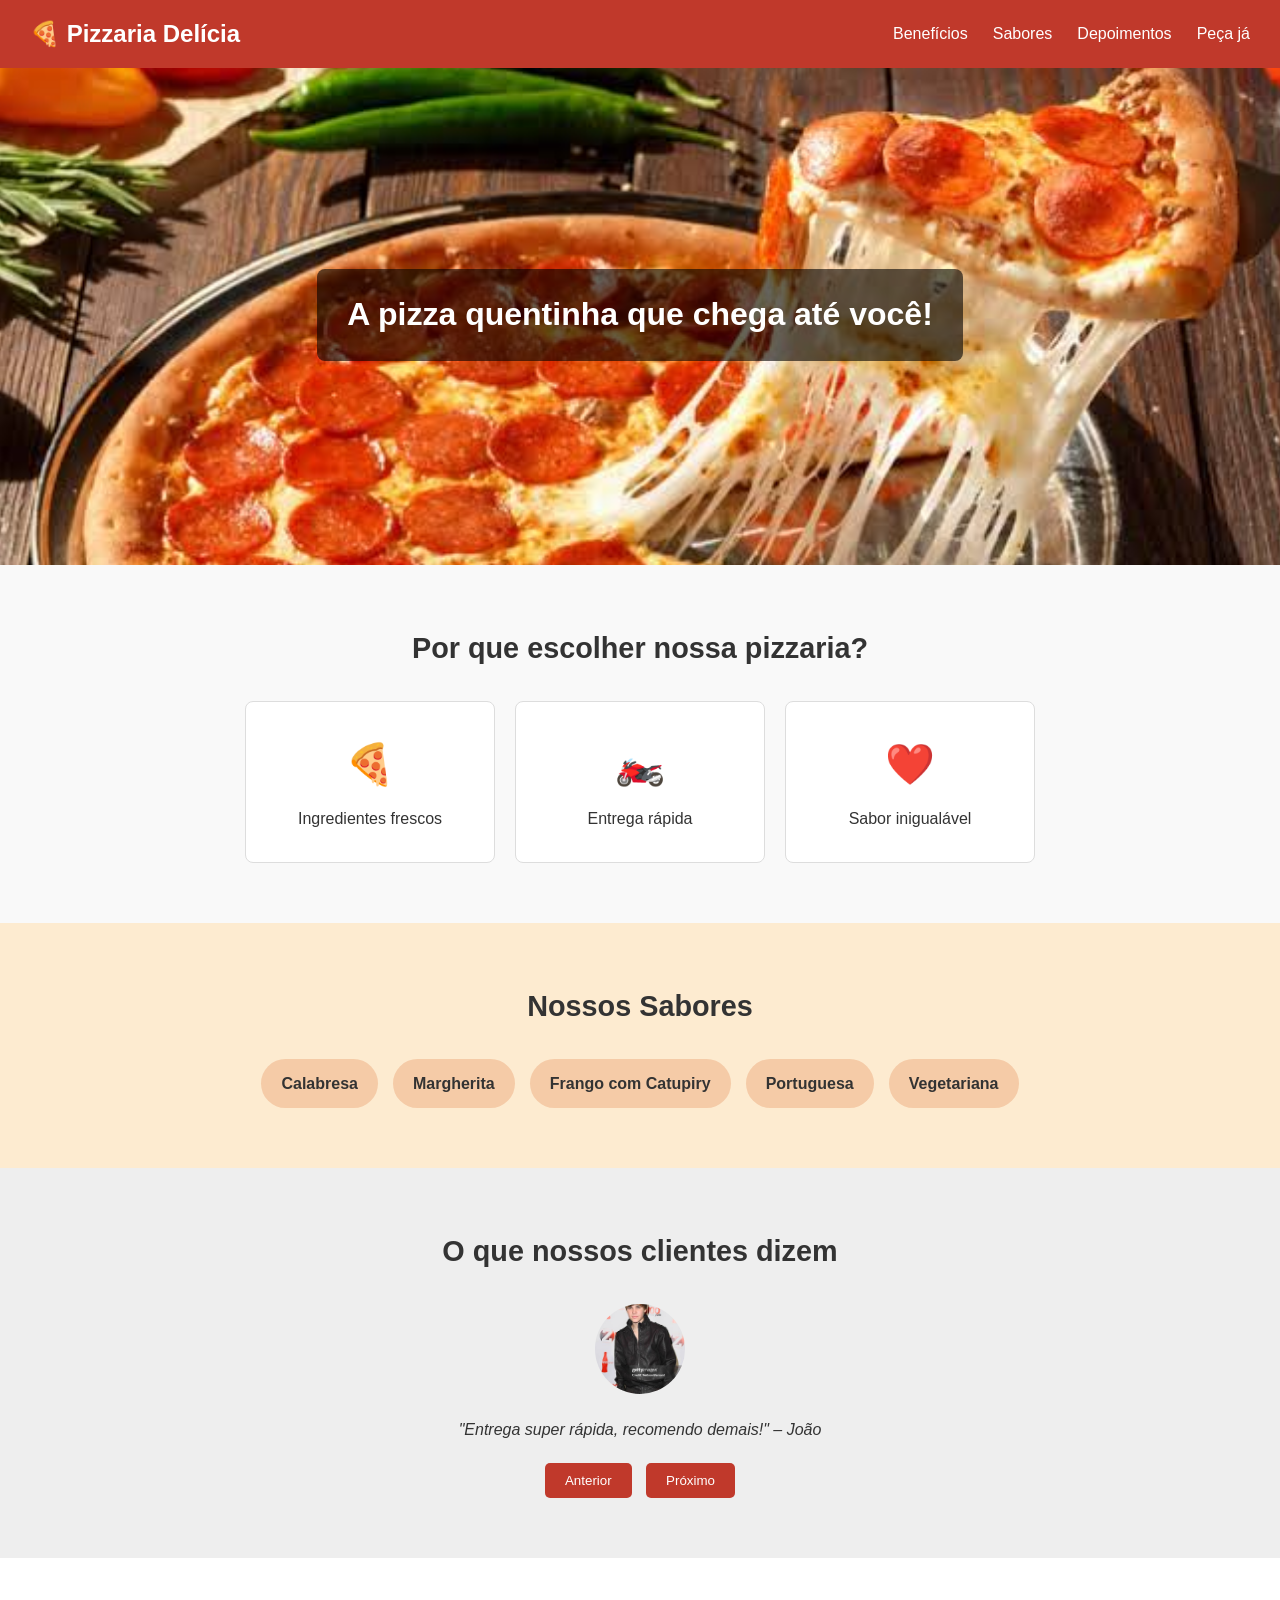
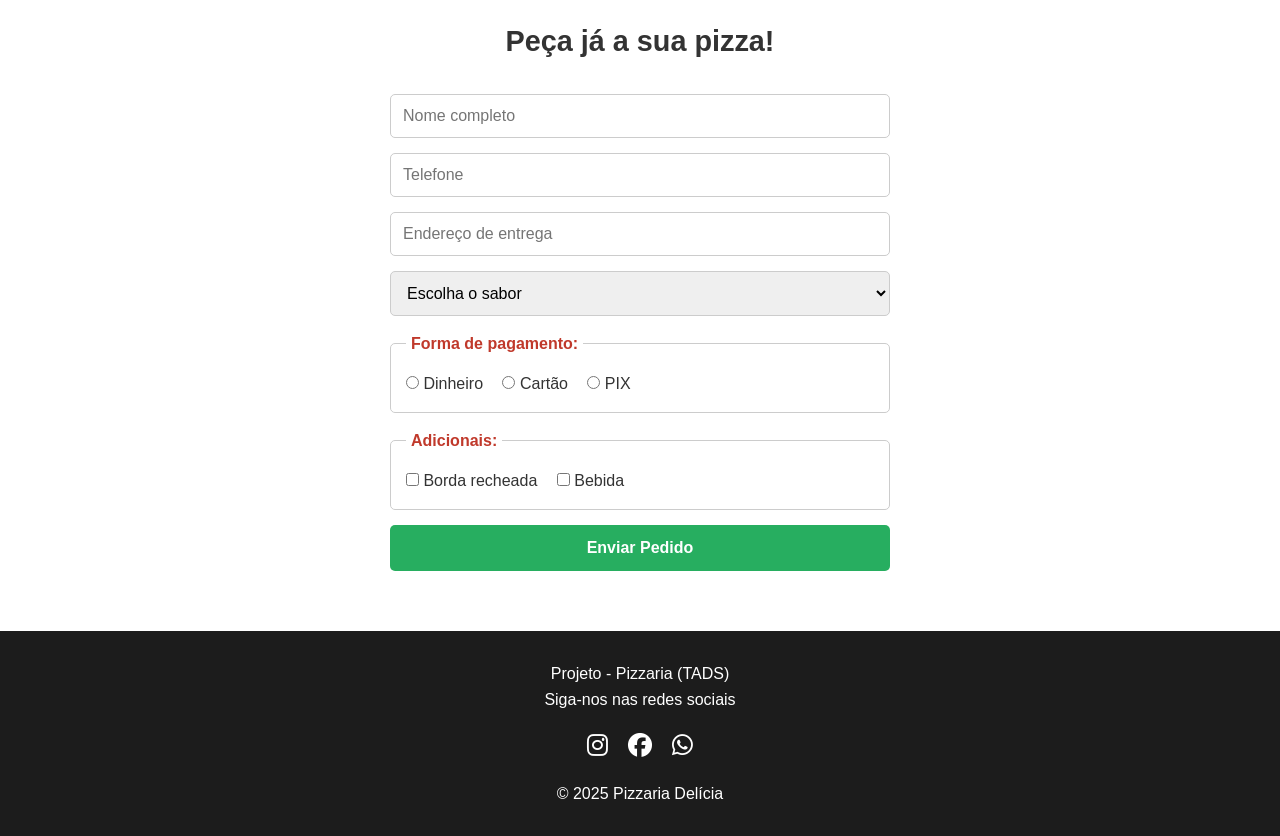
<file: index.html>
<!DOCTYPE html>
<html lang="pt-br">
<head>
    <meta charset="UTF-8">
    <meta name="viewport" content="width=device-width, initial-scale=1.0">
    <title>Pizzaria Delícia</title>
    <link rel="stylesheet" href="style.css">
    <link rel="stylesheet" href="https://cdnjs.cloudflare.com/ajax/libs/font-awesome/6.5.1/css/all.min.css">
</head>
<body>

    <header>
        <div class="logo">🍕 Pizzaria Delícia</div>
        <nav>
            <ul>
                <li><a href="#beneficios">Benefícios</a></li>
                <li><a href="#sabores">Sabores</a></li>
                <li><a href="#depoimentos">Depoimentos</a></li>
                <li><a href="#formulario">Peça já</a></li>
            </ul>
        </nav>
    </header>

    <main>

        <!-- Hero Section -->
        <section class="hero">
            <h1>A pizza quentinha que chega até você!</h1>
        </section>

        <!-- Benefícios -->
        <section id="beneficios">
            <h2>Por que escolher nossa pizzaria?</h2>
            <div class="cards">
                <div class="card">
                    <div class="icone">🍕</div>
                    <p>Ingredientes frescos</p>
                </div>
                <div class="card">
                    <div class="icone">🏍️</div>
                    <p>Entrega rápida</p>
                </div>
                <div class="card">
                    <div class="icone">❤️</div>
                    <p>Sabor inigualável</p>
                </div>
            </div>
        </section>

        <!-- Sabores -->
        <section id="sabores">
            <h2>Nossos Sabores</h2>
            <div class="tags">
                <span class="tag">Calabresa</span>
                <span class="tag">Margherita</span>
                <span class="tag">Frango com Catupiry</span>
                <span class="tag">Portuguesa</span>
                <span class="tag">Vegetariana</span>
            </div>
        </section>

        <!-- Depoimentos -->
        <section id="depoimentos">
            <h2>O que nossos clientes dizem</h2>
            <div class="depoimento">
                <img id="depoimento-foto" src="assets/img/cliente-joao.jpg" alt="Foto do cliente João" class="depoimento-foto">
                <p id="depoimento-texto">"Entrega super rápida, recomendo demais!" – João</p>
            </div>
            <div class="botoes-depoimento">
                <button type="button" id="btn-anterior">Anterior</button>
                <button type="button" id="btn-proximo">Próximo</button>
            </div>
        </section>

        <!-- Formulário de Pedido -->
        <section id="formulario">
            <h2>Peça já a sua pizza!</h2>
            <form id="form-pedido" action="obrigado.html" method="get" novalidate>
                <input type="text" id="nome" name="nome" placeholder="Nome completo">
                <input type="tel" id="telefone" name="telefone" placeholder="Telefone">
                <input type="text" id="endereco" name="endereco" placeholder="Endereço de entrega">

                <select id="sabor" name="sabor">
                    <option value="">Escolha o sabor</option>
                    <option value="calabresa">Calabresa</option>
                    <option value="margherita">Margherita</option>
                    <option value="frango-catupiry">Frango com Catupiry</option>
                    <option value="portuguesa">Portuguesa</option>
                    <option value="vegetariana">Vegetariana</option>
                </select>

                <fieldset>
                    <legend>Forma de pagamento:</legend>
                    <label><input type="radio" name="pagamento" value="dinheiro"> Dinheiro</label>
                    <label><input type="radio" name="pagamento" value="cartao"> Cartão</label>
                    <label><input type="radio" name="pagamento" value="pix"> PIX</label>
                </fieldset>

                <fieldset>
                    <legend>Adicionais:</legend>
                    <label><input type="checkbox" name="borda"> Borda recheada</label>
                    <label><input type="checkbox" name="bebida"> Bebida</label>
                </fieldset>

                <ul id="form-erro" class="form-erro"></ul>

                <button type="submit">Enviar Pedido</button>
            </form>
        </section>

    </main>

    <footer>
        <p>Projeto - Pizzaria (TADS)</p>
        <p>Siga-nos nas redes sociais</p>
        <div class="redes-sociais">
            <a href="#"><i class="fa-brands fa-instagram"></i></a>
            <a href="#"><i class="fa-brands fa-facebook"></i></a>
            <a href="#"><i class="fa-brands fa-whatsapp"></i></a>
        </div>
        <p>&copy; 2025 Pizzaria Delícia</p>
    </footer>

    <script src="js/scripts.js"></script>
</body>
</html>
</file>
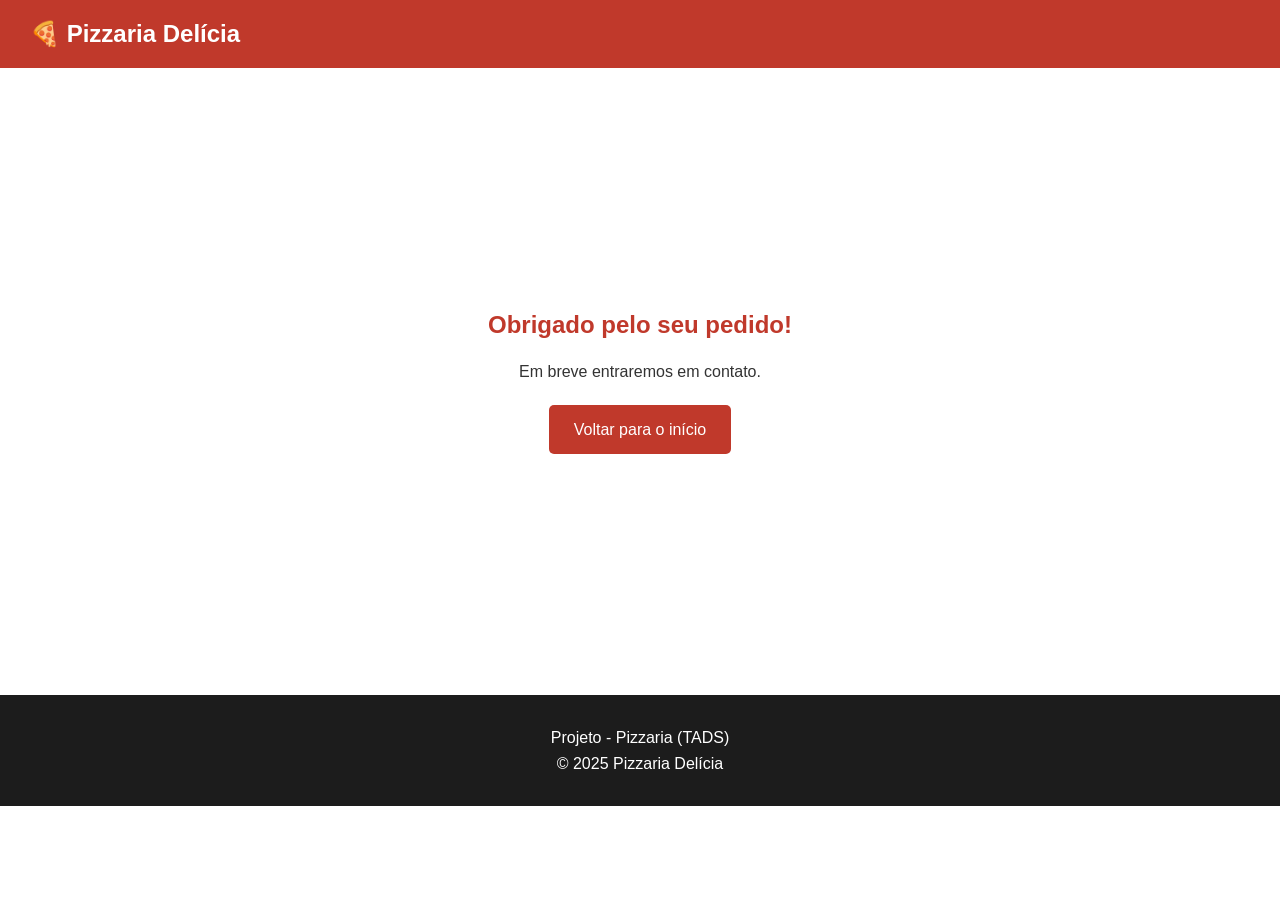
<file: obrigado.html>
<!DOCTYPE html>
<html lang="pt-br">
<head>
    <meta charset="UTF-8">
    <meta name="viewport" content="width=device-width, initial-scale=1.0">
    <title>Pedido enviado - Pizzaria Delícia</title>
    <link rel="stylesheet" href="style.css">
</head>
<body>

    <header>
        <div class="logo">🍕 Pizzaria Delícia</div>
    </header>

    <main>
        <section class="obrigado">
            <h1>Obrigado pelo seu pedido!</h1>
            <p>Em breve entraremos em contato.</p>
            <a href="index.html">Voltar para o início</a>
        </section>
    </main>

    <footer>
        <p>Projeto - Pizzaria (TADS)</p>
        <p>&copy; 2025 Pizzaria Delícia</p>
    </footer>

</body>
</html>
</file>
<file: style.css>
/* ===== Reset básico ===== */
* {
    margin: 0;
    padding: 0;
    box-sizing: border-box;
}

body {
    font-family: Arial, Helvetica, sans-serif;
    color: #333;
    line-height: 1.6;
}

a {
    text-decoration: none;
    color: inherit;
}

ul {
    list-style: none;
}

img {
    max-width: 100%;
}

/* ===== Header ===== */
header {
    background-color: #c0392b;
    color: #fff;
    padding: 15px 30px;
    position: fixed;
    top: 0;
    left: 0;
    width: 100%;
    display: flex;
    justify-content: space-between;
    align-items: center;
    z-index: 1000;
}

.logo {
    font-size: 1.5rem;
    font-weight: bold;
}

nav ul {
    display: flex;
    gap: 25px;
}

nav ul li a:hover {
    text-decoration: underline;
}

/* espaço para o header fixo não cobrir o conteúdo */
main {
    margin-top: 65px;
}

/* ===== Hero Section ===== */
.hero {
    background-image: url("assets/img/pizza.jpg");
    background-size: cover;
    background-position: center;
    background-attachment: fixed;
    height: 500px;
    display: flex;
    justify-content: center;
    align-items: center;
    text-align: center;
}

.hero h1 {
    background-color: rgba(0, 0, 0, 0.6);
    color: #fff;
    padding: 20px 30px;
    font-size: 2rem;
    border-radius: 8px;
}

/* ===== Seção Benefícios ===== */
#beneficios {
    padding: 60px 20px;
    text-align: center;
    background-color: #f9f9f9;
}

#beneficios h2 {
    margin-bottom: 30px;
    font-size: 1.8rem;
}

.cards {
    display: flex;
    justify-content: center;
    gap: 20px;
    flex-wrap: wrap;
}

.card {
    background-color: #fff;
    border: 1px solid #ddd;
    border-radius: 8px;
    padding: 30px 20px;
    width: 250px;
}

.card .icone {
    font-size: 2.5rem;
    margin-bottom: 10px;
}

/* ===== Seção Sabores ===== */
#sabores {
    padding: 60px 20px;
    text-align: center;
    background-color: #fdebd0;
}

#sabores h2 {
    margin-bottom: 30px;
    font-size: 1.8rem;
}

.tags {
    display: flex;
    justify-content: center;
    gap: 15px;
    flex-wrap: wrap;
}

.tag {
    background-color: #f5cba7;
    padding: 12px 20px;
    border-radius: 25px;
    font-weight: bold;
}

/* ===== Seção Depoimentos ===== */
#depoimentos {
    padding: 60px 20px;
    text-align: center;
    background-color: #eee;
}

#depoimentos h2 {
    margin-bottom: 30px;
    font-size: 1.8rem;
}

.depoimento-foto {
    width: 90px;
    height: 90px;
    border-radius: 50%;
    object-fit: cover;
    margin-bottom: 15px;
}

.depoimento p {
    font-style: italic;
    margin-bottom: 20px;
}

.botoes-depoimento button {
    background-color: #c0392b;
    color: #fff;
    border: none;
    padding: 10px 20px;
    margin: 0 5px;
    border-radius: 5px;
    cursor: pointer;
}

/* ===== Formulário ===== */
#formulario {
    padding: 60px 20px;
}

#formulario h2 {
    text-align: center;
    margin-bottom: 30px;
    font-size: 1.8rem;
}

form {
    max-width: 500px;
    margin: 0 auto;
    display: flex;
    flex-direction: column;
    gap: 15px;
}

form input,
form select {
    padding: 12px;
    border: 1px solid #ccc;
    border-radius: 5px;
    font-size: 1rem;
}

fieldset {
    border: 1px solid #ccc;
    border-radius: 5px;
    padding: 15px;
}

legend {
    color: #c0392b;
    font-weight: bold;
    padding: 0 5px;
}

fieldset label {
    margin-right: 15px;
}

.form-erro {
    list-style: disc;
    padding-left: 20px;
    color: #c0392b;
    font-size: 0.9rem;
}

.form-erro:empty {
    display: none;
}

form button {
    background-color: #27ae60;
    color: #fff;
    border: none;
    padding: 14px;
    font-size: 1rem;
    font-weight: bold;
    border-radius: 5px;
    cursor: pointer;
}

form button:hover {
    background-color: #219150;
}

/* ===== Footer ===== */
footer {
    background-color: #1c1c1c;
    color: #fff;
    text-align: center;
    padding: 30px 20px;
}

.redes-sociais {
    margin: 15px 0;
    display: flex;
    justify-content: center;
    gap: 20px;
    font-size: 1.5rem;
}

/* ===== Página obrigado.html ===== */
.obrigado {
    min-height: 70vh;
    display: flex;
    flex-direction: column;
    justify-content: center;
    align-items: center;
    text-align: center;
    padding: 40px 20px;
}

.obrigado h1 {
    color: #c0392b;
    margin-bottom: 15px;
}

.obrigado a {
    margin-top: 20px;
    background-color: #c0392b;
    color: #fff;
    padding: 12px 25px;
    border-radius: 5px;
}

/* ===== Responsividade ===== */
@media (max-width: 768px) {
    header {
        flex-direction: column;
        gap: 10px;
    }

    nav ul {
        flex-wrap: wrap;
        justify-content: center;
        gap: 12px;
    }

    main {
        margin-top: 100px;
    }

    .hero {
        height: 400px;
    }

    .hero h1 {
        font-size: 1.4rem;
    }

    .cards {
        flex-direction: column;
        align-items: center;
    }
}

@media (max-width: 480px) {
    .hero h1 {
        font-size: 1.1rem;
        padding: 15px;
    }

    .tag {
        padding: 10px 15px;
        font-size: 0.9rem;
    }
}
</file>
